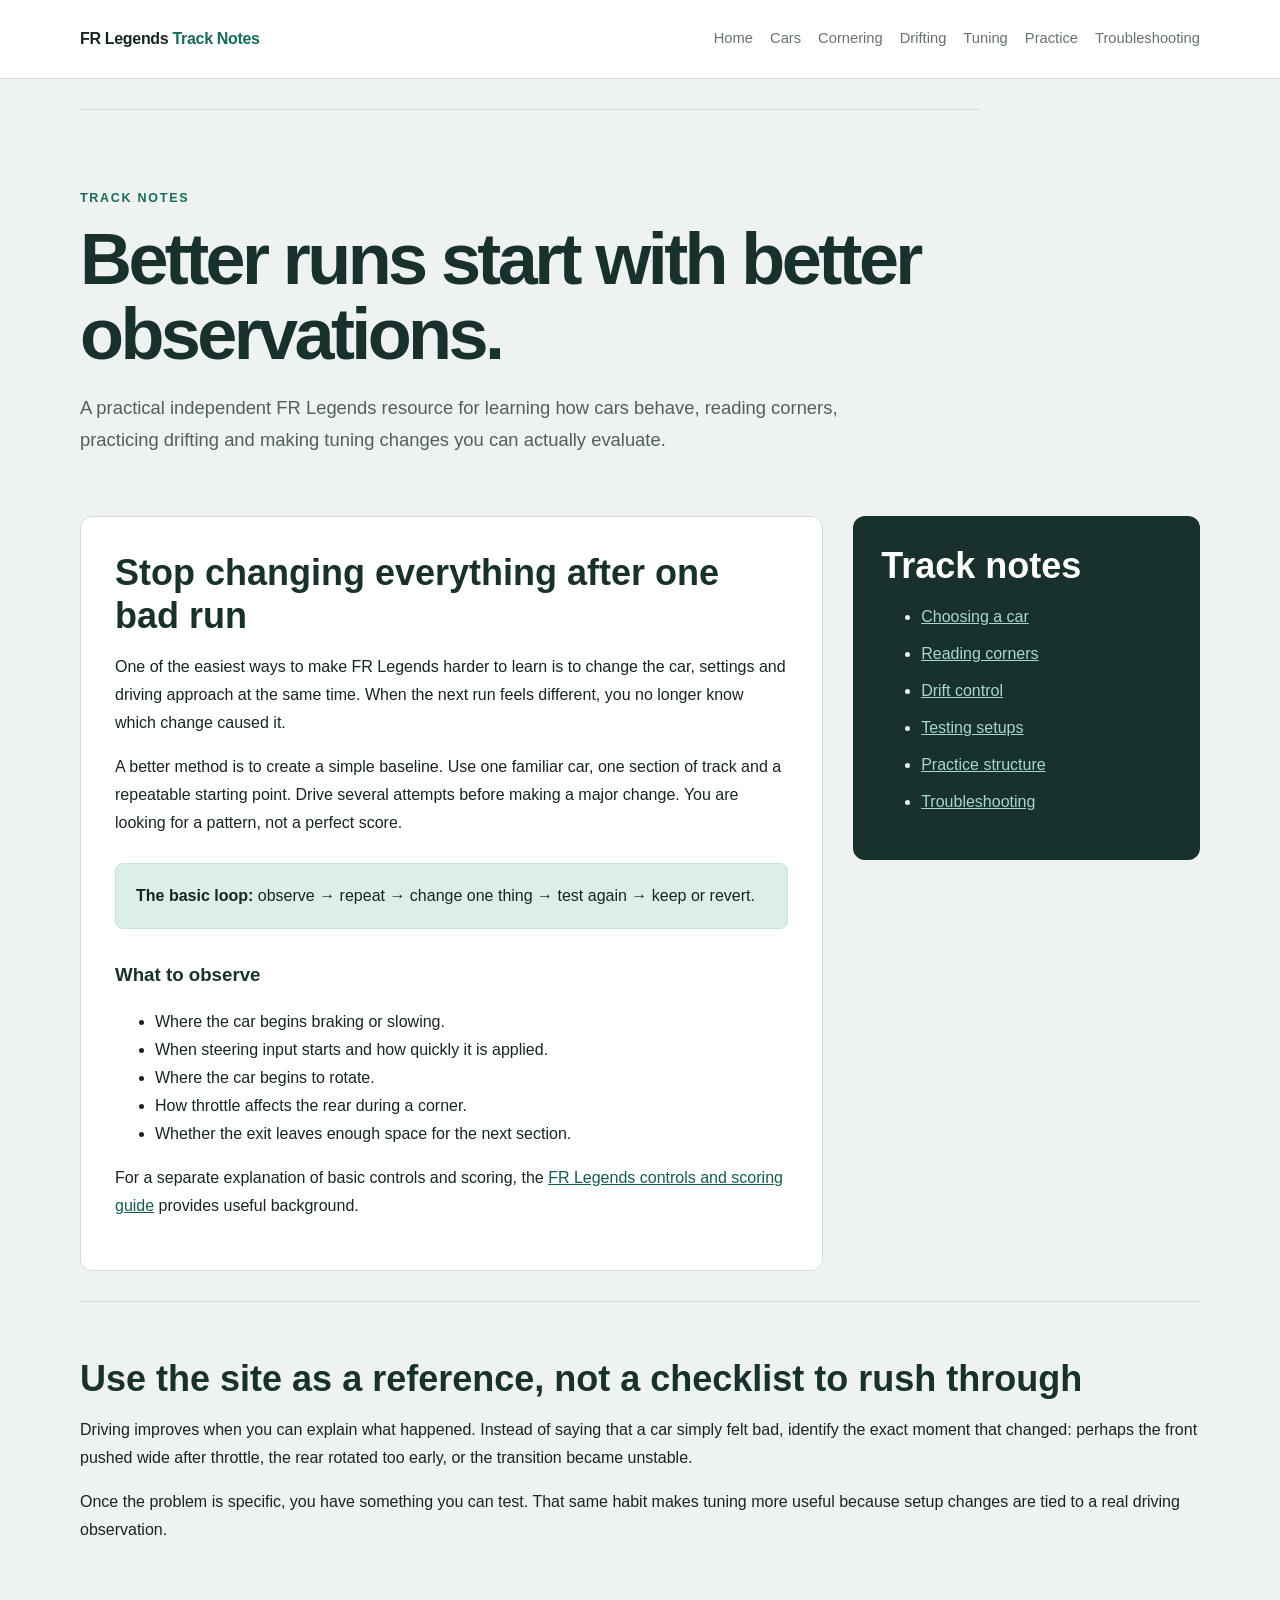
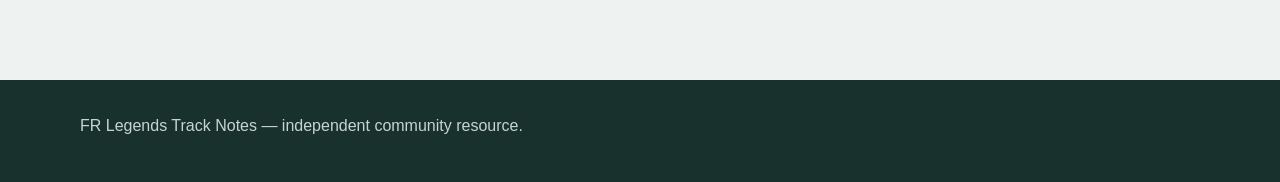
<file: index.html>
<!DOCTYPE html>
<html lang="en">
<head>
    <meta charset="UTF-8">
    <meta name="viewport" content="width=device-width, initial-scale=1.0">
    <meta name="google-site-verification" content="u-TwmvH10LnEsygT5TwrPLXu54UPRJyyb6sR6a3IORY" />
    <meta name="yandex-verification" content="fc308b3c8528da82" />

    <title>FR Legends Track Notes: Driving, Tuning and Practice</title>
    <meta name="description" content="An independent FR Legends driving resource covering track lines, car choice, drifting, tuning, practice and troubleshooting.">

    <link rel="canonical" href="https://johnwrightt.github.io/fr-legends-track-notes/index.html">
    <link rel="stylesheet" href="style.css">
</head>

<body>
    <header>
        <div class="header-inner">
            <a class="brand" href="index.html">FR Legends <strong>Track Notes</strong></a>

            <nav aria-label="Main navigation">
                <a href="index.html">Home</a>
                <a href="cars.html">Cars</a>
                <a href="cornering.html">Cornering</a>
                <a href="drifting.html">Drifting</a>
                <a href="tuning.html">Tuning</a>
                <a href="practice.html">Practice</a>
                <a href="troubleshooting.html">Troubleshooting</a>
            </nav>
        </div>
    </header>

    <main>
        <section class="hero">
            <p class="label">Track notes</p>
            <h1>Better runs start with better observations.</h1>
            <p class="lead">A practical independent FR Legends resource for learning how cars behave, reading corners, practicing drifting and making tuning changes you can actually evaluate.</p>
        </section>

        
<div class="layout">
    <article class="card">
        <h2>Stop changing everything after one bad run</h2>
        <p>One of the easiest ways to make FR Legends harder to learn is to change the car, settings and driving approach at the same time. When the next run feels different, you no longer know which change caused it.</p>
        <p>A better method is to create a simple baseline. Use one familiar car, one section of track and a repeatable starting point. Drive several attempts before making a major change. You are looking for a pattern, not a perfect score.</p>

        <div class="notice">
            <strong>The basic loop:</strong> observe → repeat → change one thing → test again → keep or revert.
        </div>

        <h3>What to observe</h3>
        <ul>
            <li>Where the car begins braking or slowing.</li>
            <li>When steering input starts and how quickly it is applied.</li>
            <li>Where the car begins to rotate.</li>
            <li>How throttle affects the rear during a corner.</li>
            <li>Whether the exit leaves enough space for the next section.</li>
        </ul>

        <p>For a separate explanation of basic controls and scoring, the <a href="https://frlegendszone.com/fr-legends-controls-scoring-explained/">FR Legends controls and scoring guide</a> provides useful background.</p>
    </article>

    <aside class="sidebar">
        <h2>Track notes</h2>
        <ul>
            <li><a href="cars.html">Choosing a car</a></li>
            <li><a href="cornering.html">Reading corners</a></li>
            <li><a href="drifting.html">Drift control</a></li>
            <li><a href="tuning.html">Testing setups</a></li>
            <li><a href="practice.html">Practice structure</a></li>
            <li><a href="troubleshooting.html">Troubleshooting</a></li>
        </ul>
    </aside>
</div>

<section>
    <h2>Use the site as a reference, not a checklist to rush through</h2>
    <p>Driving improves when you can explain what happened. Instead of saying that a car simply felt bad, identify the exact moment that changed: perhaps the front pushed wide after throttle, the rear rotated too early, or the transition became unstable.</p>
    <p>Once the problem is specific, you have something you can test. That same habit makes tuning more useful because setup changes are tied to a real driving observation.</p>
</section>

    </main>

    <footer>
        <div class="footer-inner">
            FR Legends Track Notes — independent community resource.
        </div>
    </footer>
</body>
</html>
</file>
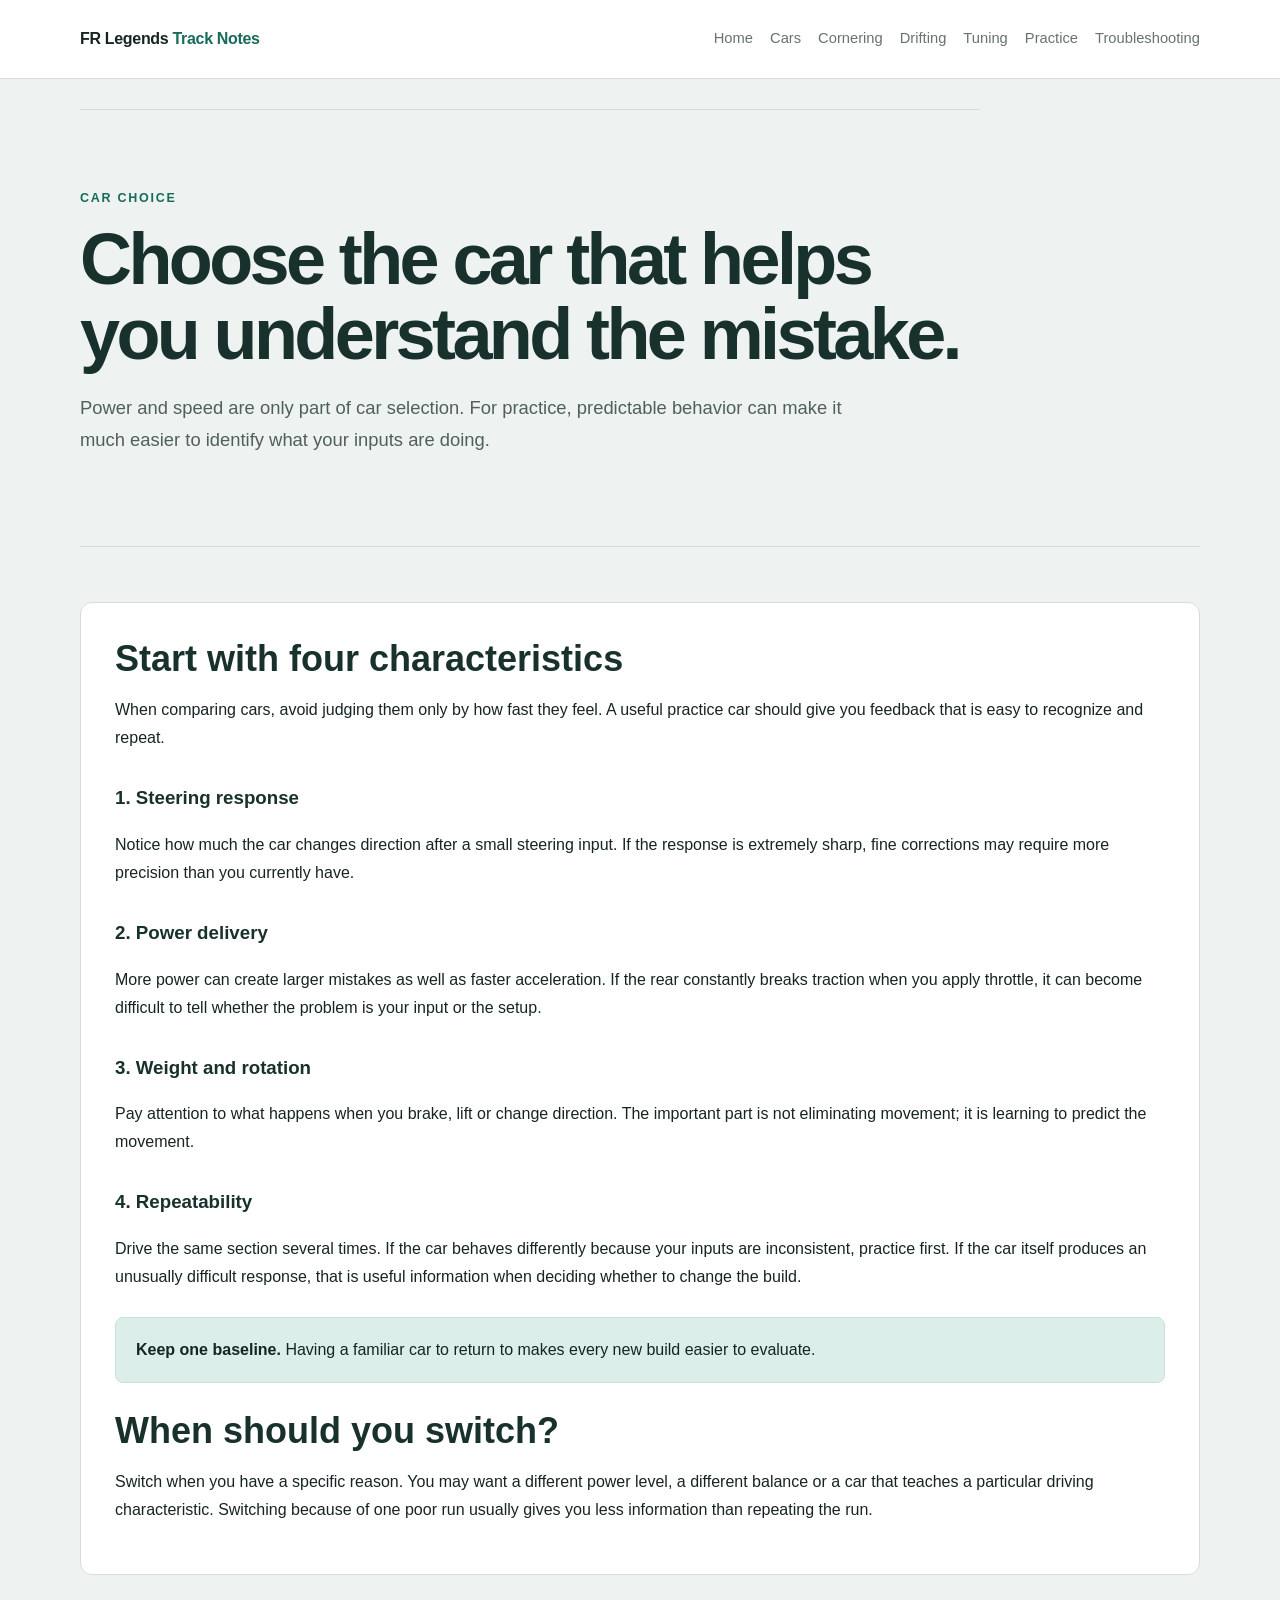
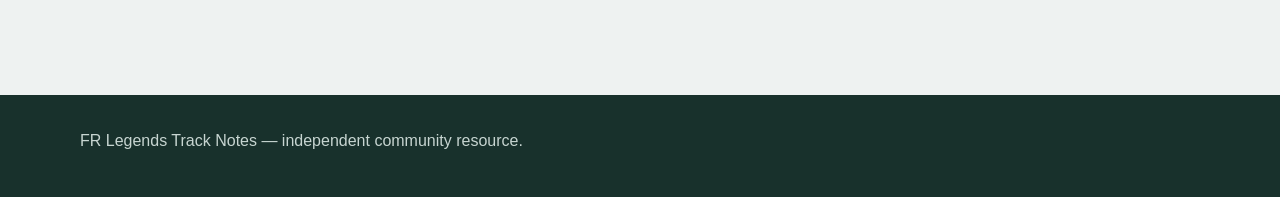
<file: cars.html>
<!DOCTYPE html>
<html lang="en">
<head>
    <meta charset="UTF-8">
    <meta name="viewport" content="width=device-width, initial-scale=1.0">

    <title>FR Legends Car Choice: Finding a Useful Practice Car</title>
    <meta name="description" content="A practical FR Legends guide to choosing a practice car by response, power delivery, balance and consistency.">

    <link rel="canonical" href="https://johnwrightt.github.io/fr-legends-track-notes/cars.html">
    <link rel="stylesheet" href="style.css">
</head>

<body>
    <header>
        <div class="header-inner">
            <a class="brand" href="index.html">FR Legends <strong>Track Notes</strong></a>

            <nav aria-label="Main navigation">
                <a href="index.html">Home</a>
                <a href="cars.html">Cars</a>
                <a href="cornering.html">Cornering</a>
                <a href="drifting.html">Drifting</a>
                <a href="tuning.html">Tuning</a>
                <a href="practice.html">Practice</a>
                <a href="troubleshooting.html">Troubleshooting</a>
            </nav>
        </div>
    </header>

    <main>
        <section class="hero">
            <p class="label">Car choice</p>
            <h1>Choose the car that helps you understand the mistake.</h1>
            <p class="lead">Power and speed are only part of car selection. For practice, predictable behavior can make it much easier to identify what your inputs are doing.</p>
        </section>

        
<section>
    <article class="card">
        <h2>Start with four characteristics</h2>
        <p>When comparing cars, avoid judging them only by how fast they feel. A useful practice car should give you feedback that is easy to recognize and repeat.</p>

        <h3>1. Steering response</h3>
        <p>Notice how much the car changes direction after a small steering input. If the response is extremely sharp, fine corrections may require more precision than you currently have.</p>

        <h3>2. Power delivery</h3>
        <p>More power can create larger mistakes as well as faster acceleration. If the rear constantly breaks traction when you apply throttle, it can become difficult to tell whether the problem is your input or the setup.</p>

        <h3>3. Weight and rotation</h3>
        <p>Pay attention to what happens when you brake, lift or change direction. The important part is not eliminating movement; it is learning to predict the movement.</p>

        <h3>4. Repeatability</h3>
        <p>Drive the same section several times. If the car behaves differently because your inputs are inconsistent, practice first. If the car itself produces an unusually difficult response, that is useful information when deciding whether to change the build.</p>

        <div class="notice">
            <strong>Keep one baseline.</strong> Having a familiar car to return to makes every new build easier to evaluate.
        </div>

        <h2>When should you switch?</h2>
        <p>Switch when you have a specific reason. You may want a different power level, a different balance or a car that teaches a particular driving characteristic. Switching because of one poor run usually gives you less information than repeating the run.</p>
    </article>
</section>

    </main>

    <footer>
        <div class="footer-inner">
            FR Legends Track Notes — independent community resource.
        </div>
    </footer>
</body>
</html>
</file>
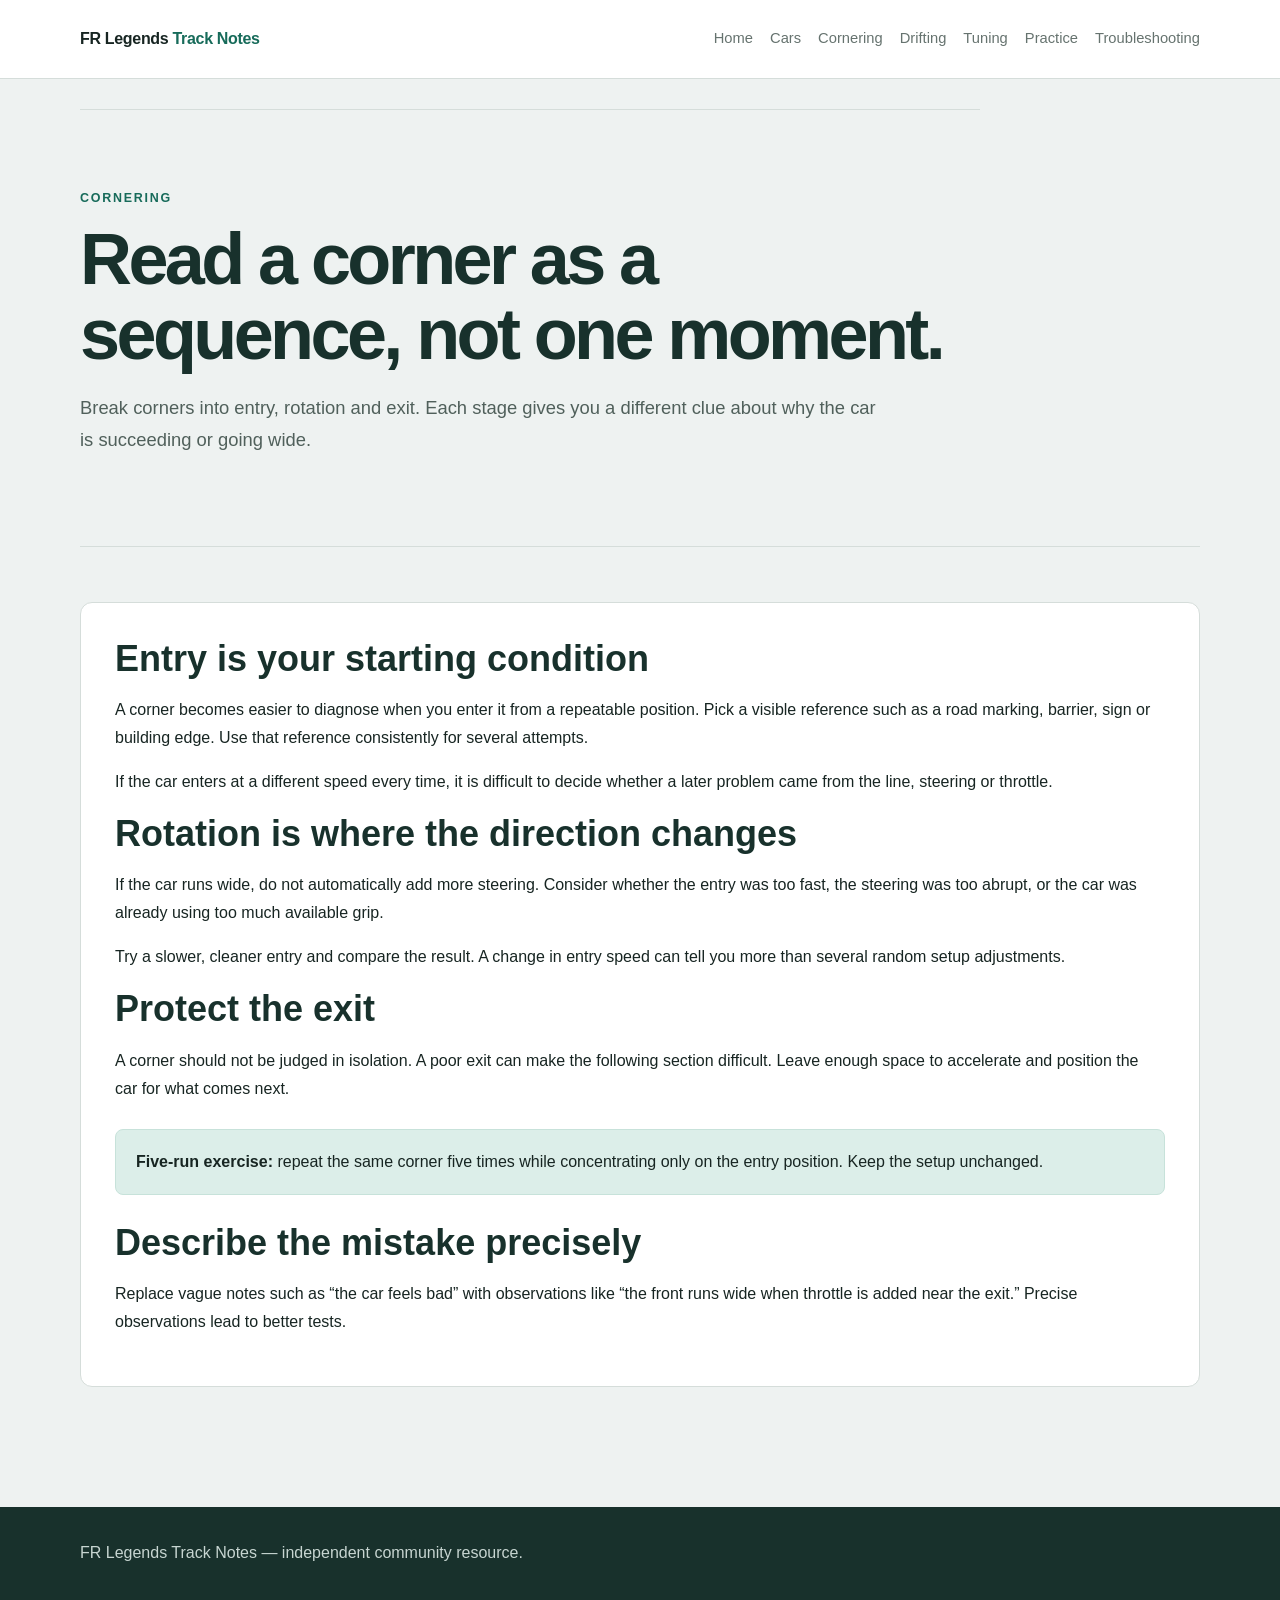
<file: cornering.html>
<!DOCTYPE html>
<html lang="en">
<head>
    <meta charset="UTF-8">
    <meta name="viewport" content="width=device-width, initial-scale=1.0">

    <title>FR Legends Cornering Lines: Entry, Rotation and Exit</title>
    <meta name="description" content="A detailed FR Legends cornering guide covering reference points, entry speed, rotation, apex positioning and exits.">

    <link rel="canonical" href="https://johnwrightt.github.io/fr-legends-track-notes/cornering.html">
    <link rel="stylesheet" href="style.css">
</head>

<body>
    <header>
        <div class="header-inner">
            <a class="brand" href="index.html">FR Legends <strong>Track Notes</strong></a>

            <nav aria-label="Main navigation">
                <a href="index.html">Home</a>
                <a href="cars.html">Cars</a>
                <a href="cornering.html">Cornering</a>
                <a href="drifting.html">Drifting</a>
                <a href="tuning.html">Tuning</a>
                <a href="practice.html">Practice</a>
                <a href="troubleshooting.html">Troubleshooting</a>
            </nav>
        </div>
    </header>

    <main>
        <section class="hero">
            <p class="label">Cornering</p>
            <h1>Read a corner as a sequence, not one moment.</h1>
            <p class="lead">Break corners into entry, rotation and exit. Each stage gives you a different clue about why the car is succeeding or going wide.</p>
        </section>

        
<section>
    <article class="card">
        <h2>Entry is your starting condition</h2>
        <p>A corner becomes easier to diagnose when you enter it from a repeatable position. Pick a visible reference such as a road marking, barrier, sign or building edge. Use that reference consistently for several attempts.</p>
        <p>If the car enters at a different speed every time, it is difficult to decide whether a later problem came from the line, steering or throttle.</p>

        <h2>Rotation is where the direction changes</h2>
        <p>If the car runs wide, do not automatically add more steering. Consider whether the entry was too fast, the steering was too abrupt, or the car was already using too much available grip.</p>
        <p>Try a slower, cleaner entry and compare the result. A change in entry speed can tell you more than several random setup adjustments.</p>

        <h2>Protect the exit</h2>
        <p>A corner should not be judged in isolation. A poor exit can make the following section difficult. Leave enough space to accelerate and position the car for what comes next.</p>

        <div class="notice">
            <strong>Five-run exercise:</strong> repeat the same corner five times while concentrating only on the entry position. Keep the setup unchanged.
        </div>

        <h2>Describe the mistake precisely</h2>
        <p>Replace vague notes such as “the car feels bad” with observations like “the front runs wide when throttle is added near the exit.” Precise observations lead to better tests.</p>
    </article>
</section>

    </main>

    <footer>
        <div class="footer-inner">
            FR Legends Track Notes — independent community resource.
        </div>
    </footer>
</body>
</html>
</file>
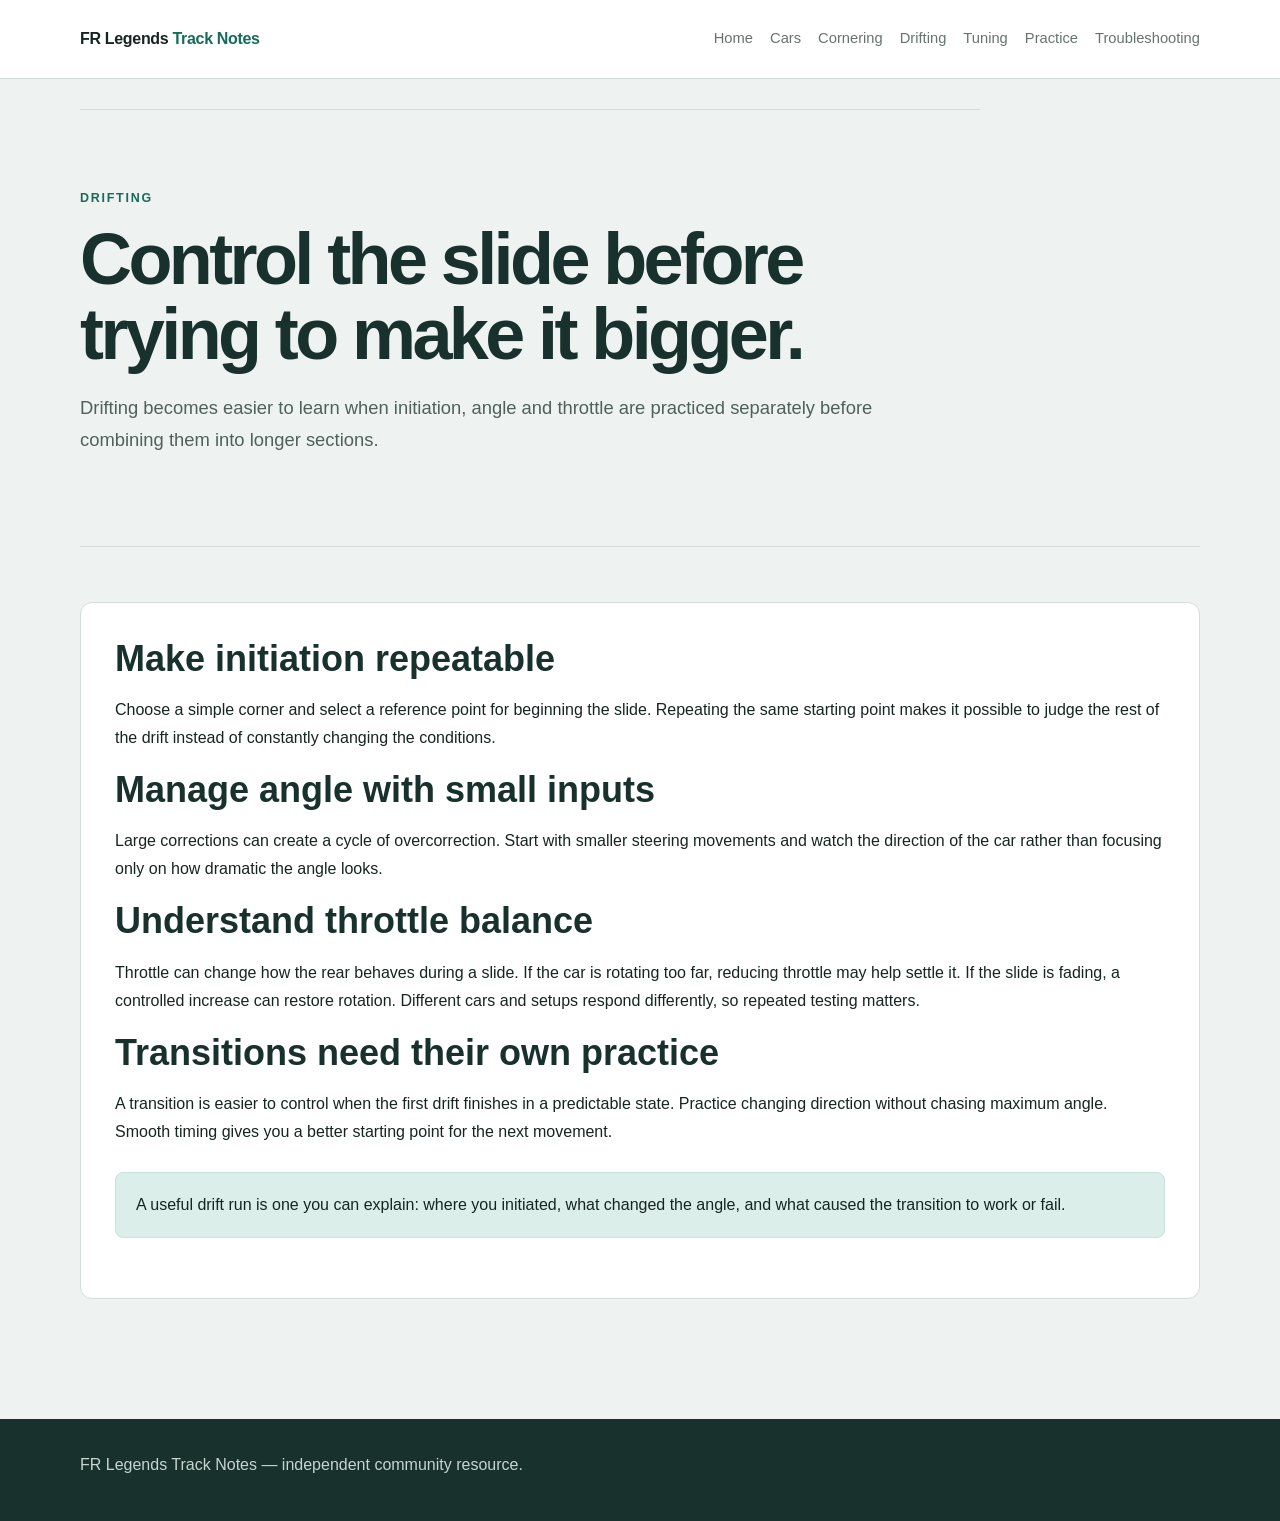
<file: drifting.html>
<!DOCTYPE html>
<html lang="en">
<head>
    <meta charset="UTF-8">
    <meta name="viewport" content="width=device-width, initial-scale=1.0">

    <title>FR Legends Drifting Guide: Angle, Throttle and Transitions</title>
    <meta name="description" content="A practical FR Legends drifting guide covering initiation, angle control, throttle balance and transitions.">

    <link rel="canonical" href="https://johnwrightt.github.io/fr-legends-track-notes/drifting.html">
    <link rel="stylesheet" href="style.css">
</head>

<body>
    <header>
        <div class="header-inner">
            <a class="brand" href="index.html">FR Legends <strong>Track Notes</strong></a>

            <nav aria-label="Main navigation">
                <a href="index.html">Home</a>
                <a href="cars.html">Cars</a>
                <a href="cornering.html">Cornering</a>
                <a href="drifting.html">Drifting</a>
                <a href="tuning.html">Tuning</a>
                <a href="practice.html">Practice</a>
                <a href="troubleshooting.html">Troubleshooting</a>
            </nav>
        </div>
    </header>

    <main>
        <section class="hero">
            <p class="label">Drifting</p>
            <h1>Control the slide before trying to make it bigger.</h1>
            <p class="lead">Drifting becomes easier to learn when initiation, angle and throttle are practiced separately before combining them into longer sections.</p>
        </section>

        
<section>
    <article class="card">
        <h2>Make initiation repeatable</h2>
        <p>Choose a simple corner and select a reference point for beginning the slide. Repeating the same starting point makes it possible to judge the rest of the drift instead of constantly changing the conditions.</p>

        <h2>Manage angle with small inputs</h2>
        <p>Large corrections can create a cycle of overcorrection. Start with smaller steering movements and watch the direction of the car rather than focusing only on how dramatic the angle looks.</p>

        <h2>Understand throttle balance</h2>
        <p>Throttle can change how the rear behaves during a slide. If the car is rotating too far, reducing throttle may help settle it. If the slide is fading, a controlled increase can restore rotation. Different cars and setups respond differently, so repeated testing matters.</p>

        <h2>Transitions need their own practice</h2>
        <p>A transition is easier to control when the first drift finishes in a predictable state. Practice changing direction without chasing maximum angle. Smooth timing gives you a better starting point for the next movement.</p>

        <div class="notice">
            A useful drift run is one you can explain: where you initiated, what changed the angle, and what caused the transition to work or fail.
        </div>
    </article>
</section>

    </main>

    <footer>
        <div class="footer-inner">
            FR Legends Track Notes — independent community resource.
        </div>
    </footer>
</body>
</html>
</file>
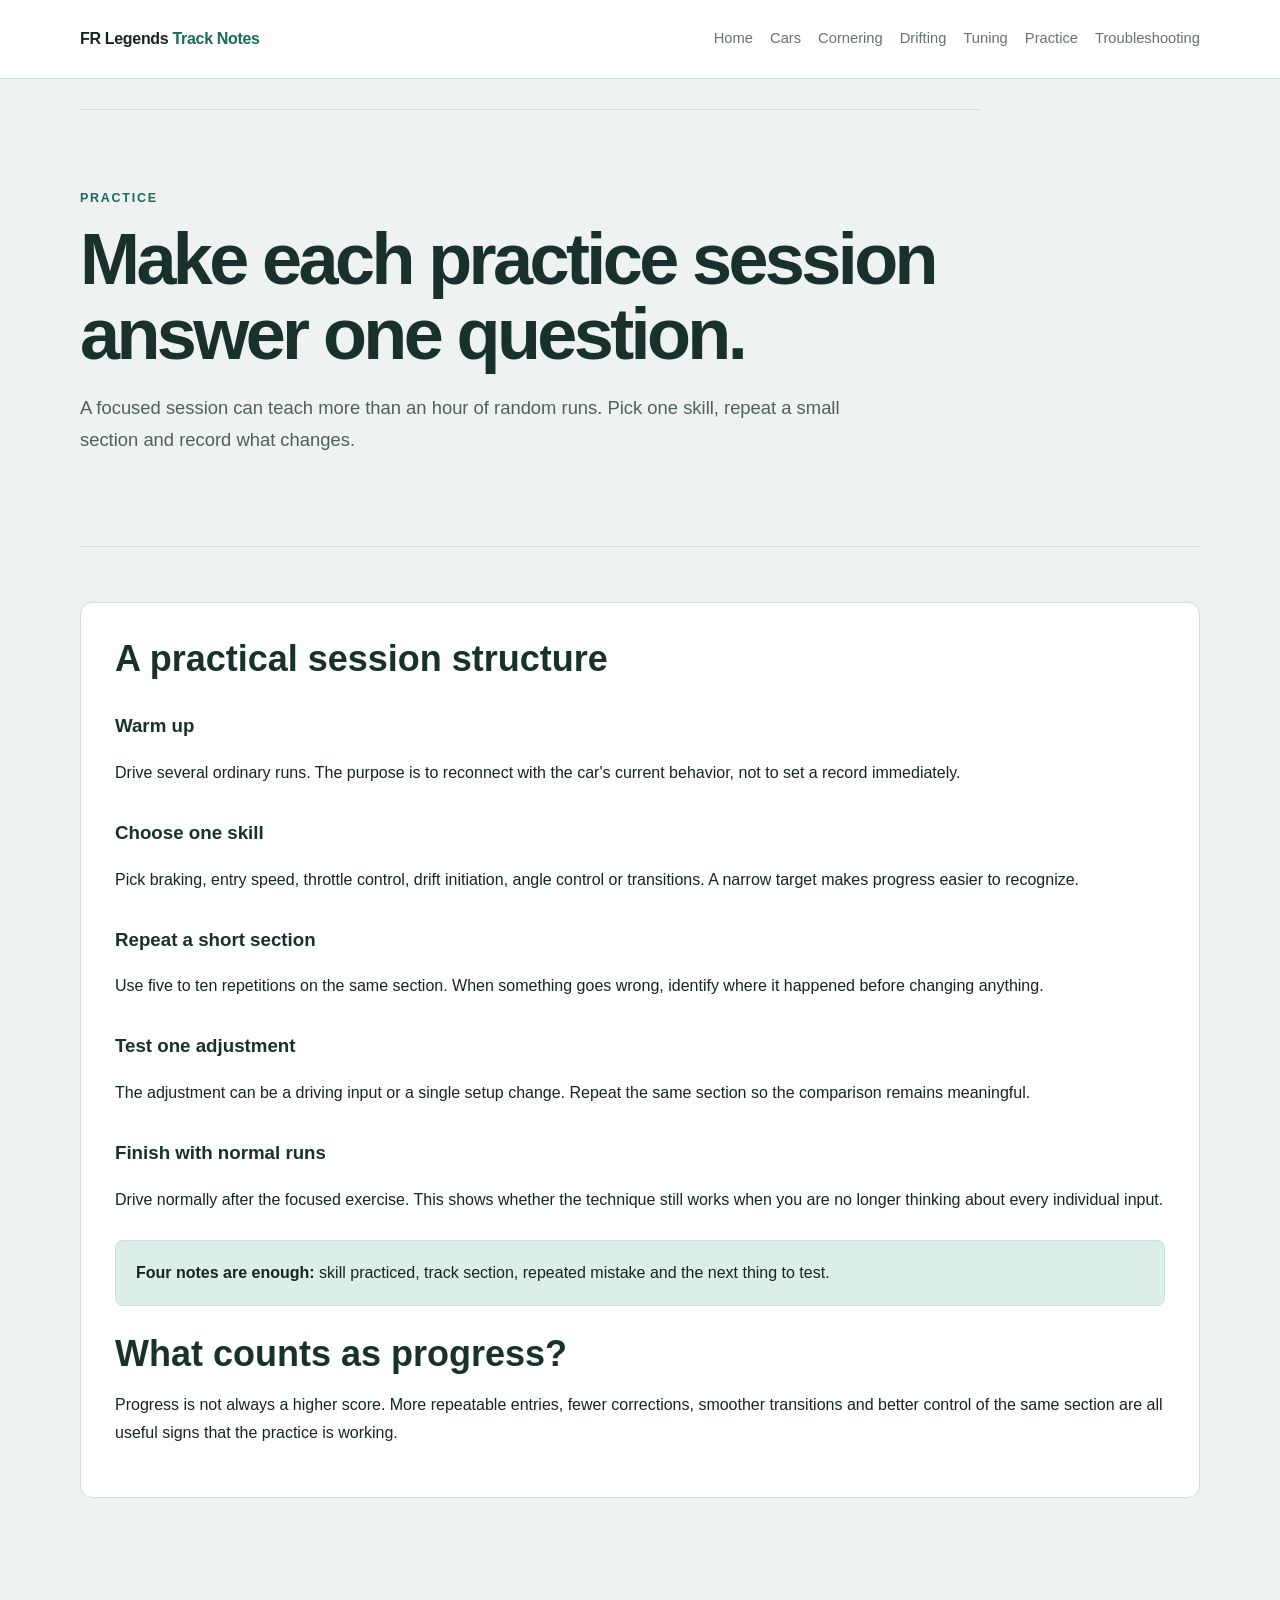
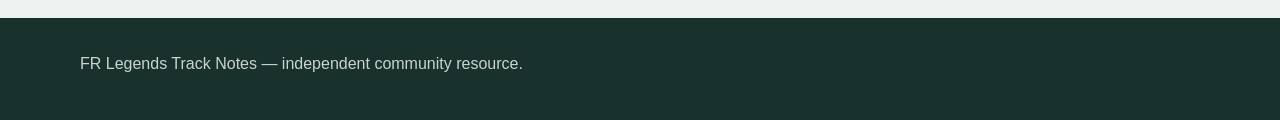
<file: practice.html>
<!DOCTYPE html>
<html lang="en">
<head>
    <meta charset="UTF-8">
    <meta name="viewport" content="width=device-width, initial-scale=1.0">

    <title>FR Legends Practice Routine: A Focused Training Method</title>
    <meta name="description" content="A structured FR Legends practice routine for improving braking, cornering, throttle control, drifting and consistency.">

    <link rel="canonical" href="https://johnwrightt.github.io/fr-legends-track-notes/practice.html">
    <link rel="stylesheet" href="style.css">
</head>

<body>
    <header>
        <div class="header-inner">
            <a class="brand" href="index.html">FR Legends <strong>Track Notes</strong></a>

            <nav aria-label="Main navigation">
                <a href="index.html">Home</a>
                <a href="cars.html">Cars</a>
                <a href="cornering.html">Cornering</a>
                <a href="drifting.html">Drifting</a>
                <a href="tuning.html">Tuning</a>
                <a href="practice.html">Practice</a>
                <a href="troubleshooting.html">Troubleshooting</a>
            </nav>
        </div>
    </header>

    <main>
        <section class="hero">
            <p class="label">Practice</p>
            <h1>Make each practice session answer one question.</h1>
            <p class="lead">A focused session can teach more than an hour of random runs. Pick one skill, repeat a small section and record what changes.</p>
        </section>

        
<section>
    <article class="card">
        <h2>A practical session structure</h2>

        <h3>Warm up</h3>
        <p>Drive several ordinary runs. The purpose is to reconnect with the car's current behavior, not to set a record immediately.</p>

        <h3>Choose one skill</h3>
        <p>Pick braking, entry speed, throttle control, drift initiation, angle control or transitions. A narrow target makes progress easier to recognize.</p>

        <h3>Repeat a short section</h3>
        <p>Use five to ten repetitions on the same section. When something goes wrong, identify where it happened before changing anything.</p>

        <h3>Test one adjustment</h3>
        <p>The adjustment can be a driving input or a single setup change. Repeat the same section so the comparison remains meaningful.</p>

        <h3>Finish with normal runs</h3>
        <p>Drive normally after the focused exercise. This shows whether the technique still works when you are no longer thinking about every individual input.</p>

        <div class="notice">
            <strong>Four notes are enough:</strong> skill practiced, track section, repeated mistake and the next thing to test.
        </div>

        <h2>What counts as progress?</h2>
        <p>Progress is not always a higher score. More repeatable entries, fewer corrections, smoother transitions and better control of the same section are all useful signs that the practice is working.</p>
    </article>
</section>

    </main>

    <footer>
        <div class="footer-inner">
            FR Legends Track Notes — independent community resource.
        </div>
    </footer>
</body>
</html>
</file>
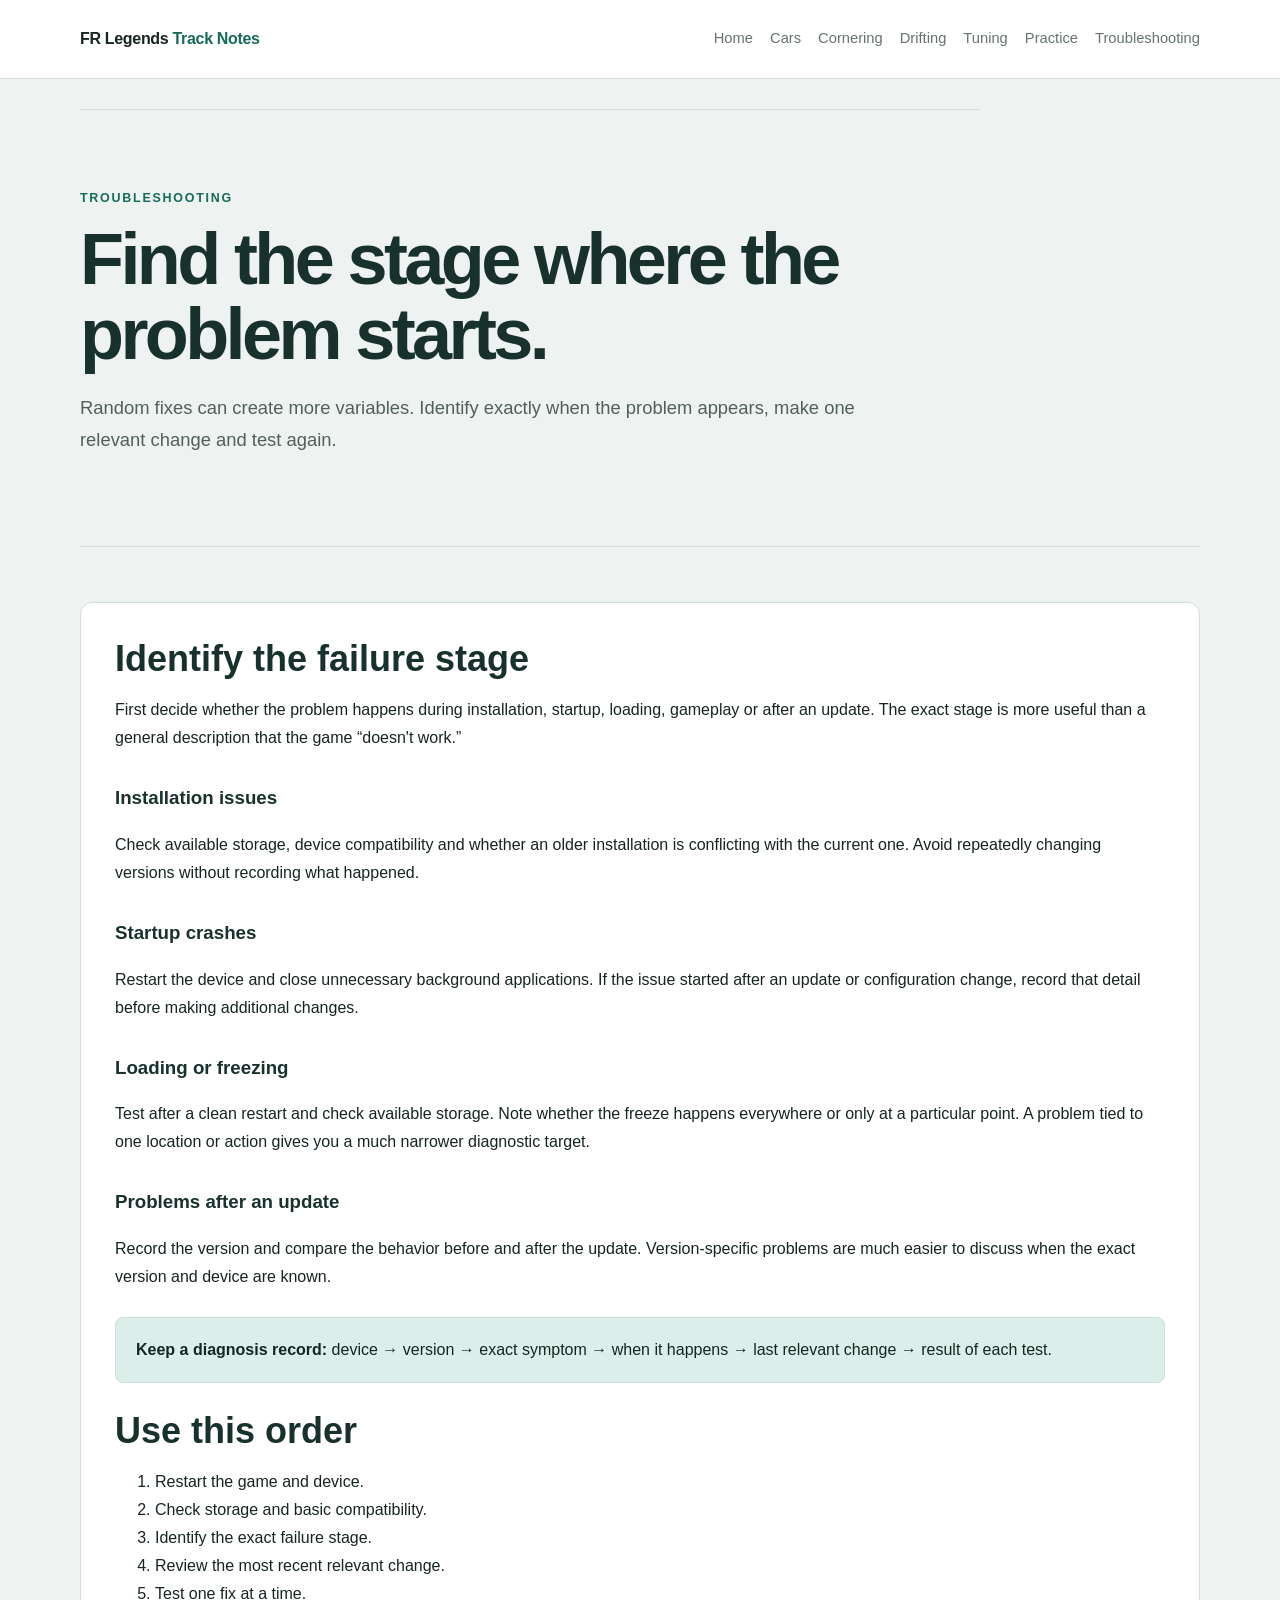
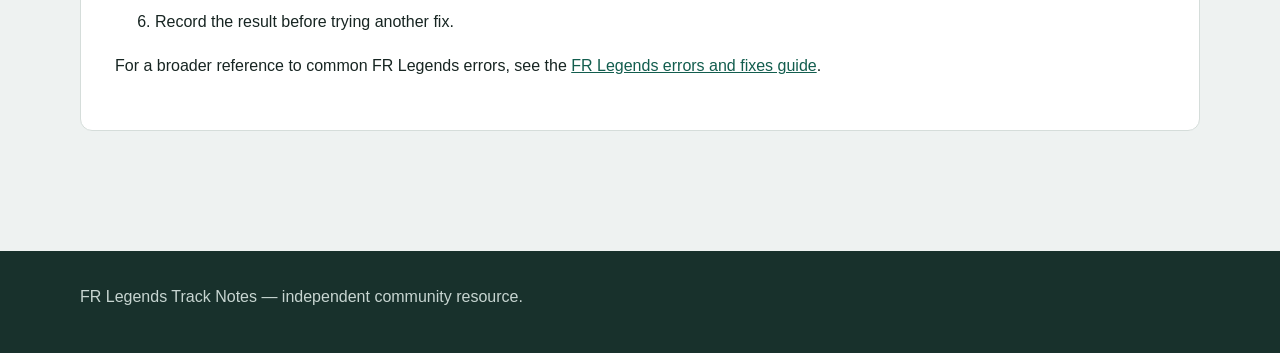
<file: troubleshooting.html>
<!DOCTYPE html>
<html lang="en">
<head>
    <meta charset="UTF-8">
    <meta name="viewport" content="width=device-width, initial-scale=1.0">

    <title>FR Legends Troubleshooting: Find the Problem First</title>
    <meta name="description" content="A detailed FR Legends troubleshooting guide covering installation, startup, loading, updates and practical diagnosis steps.">

    <link rel="canonical" href="https://johnwrightt.github.io/fr-legends-track-notes/troubleshooting.html">
    <link rel="stylesheet" href="style.css">
</head>

<body>
    <header>
        <div class="header-inner">
            <a class="brand" href="index.html">FR Legends <strong>Track Notes</strong></a>

            <nav aria-label="Main navigation">
                <a href="index.html">Home</a>
                <a href="cars.html">Cars</a>
                <a href="cornering.html">Cornering</a>
                <a href="drifting.html">Drifting</a>
                <a href="tuning.html">Tuning</a>
                <a href="practice.html">Practice</a>
                <a href="troubleshooting.html">Troubleshooting</a>
            </nav>
        </div>
    </header>

    <main>
        <section class="hero">
            <p class="label">Troubleshooting</p>
            <h1>Find the stage where the problem starts.</h1>
            <p class="lead">Random fixes can create more variables. Identify exactly when the problem appears, make one relevant change and test again.</p>
        </section>

        
<section>
    <article class="card">
        <h2>Identify the failure stage</h2>
        <p>First decide whether the problem happens during installation, startup, loading, gameplay or after an update. The exact stage is more useful than a general description that the game “doesn't work.”</p>

        <h3>Installation issues</h3>
        <p>Check available storage, device compatibility and whether an older installation is conflicting with the current one. Avoid repeatedly changing versions without recording what happened.</p>

        <h3>Startup crashes</h3>
        <p>Restart the device and close unnecessary background applications. If the issue started after an update or configuration change, record that detail before making additional changes.</p>

        <h3>Loading or freezing</h3>
        <p>Test after a clean restart and check available storage. Note whether the freeze happens everywhere or only at a particular point. A problem tied to one location or action gives you a much narrower diagnostic target.</p>

        <h3>Problems after an update</h3>
        <p>Record the version and compare the behavior before and after the update. Version-specific problems are much easier to discuss when the exact version and device are known.</p>

        <div class="notice">
            <strong>Keep a diagnosis record:</strong> device → version → exact symptom → when it happens → last relevant change → result of each test.
        </div>

        <h2>Use this order</h2>
        <ol>
            <li>Restart the game and device.</li>
            <li>Check storage and basic compatibility.</li>
            <li>Identify the exact failure stage.</li>
            <li>Review the most recent relevant change.</li>
            <li>Test one fix at a time.</li>
            <li>Record the result before trying another fix.</li>
        </ol>

        <p>For a broader reference to common FR Legends errors, see the <a href="https://frlegendszone.com/fr-legends-errors-fix/">FR Legends errors and fixes guide</a>.</p>
    </article>
</section>

    </main>

    <footer>
        <div class="footer-inner">
            FR Legends Track Notes — independent community resource.
        </div>
    </footer>
</body>
</html>
</file>
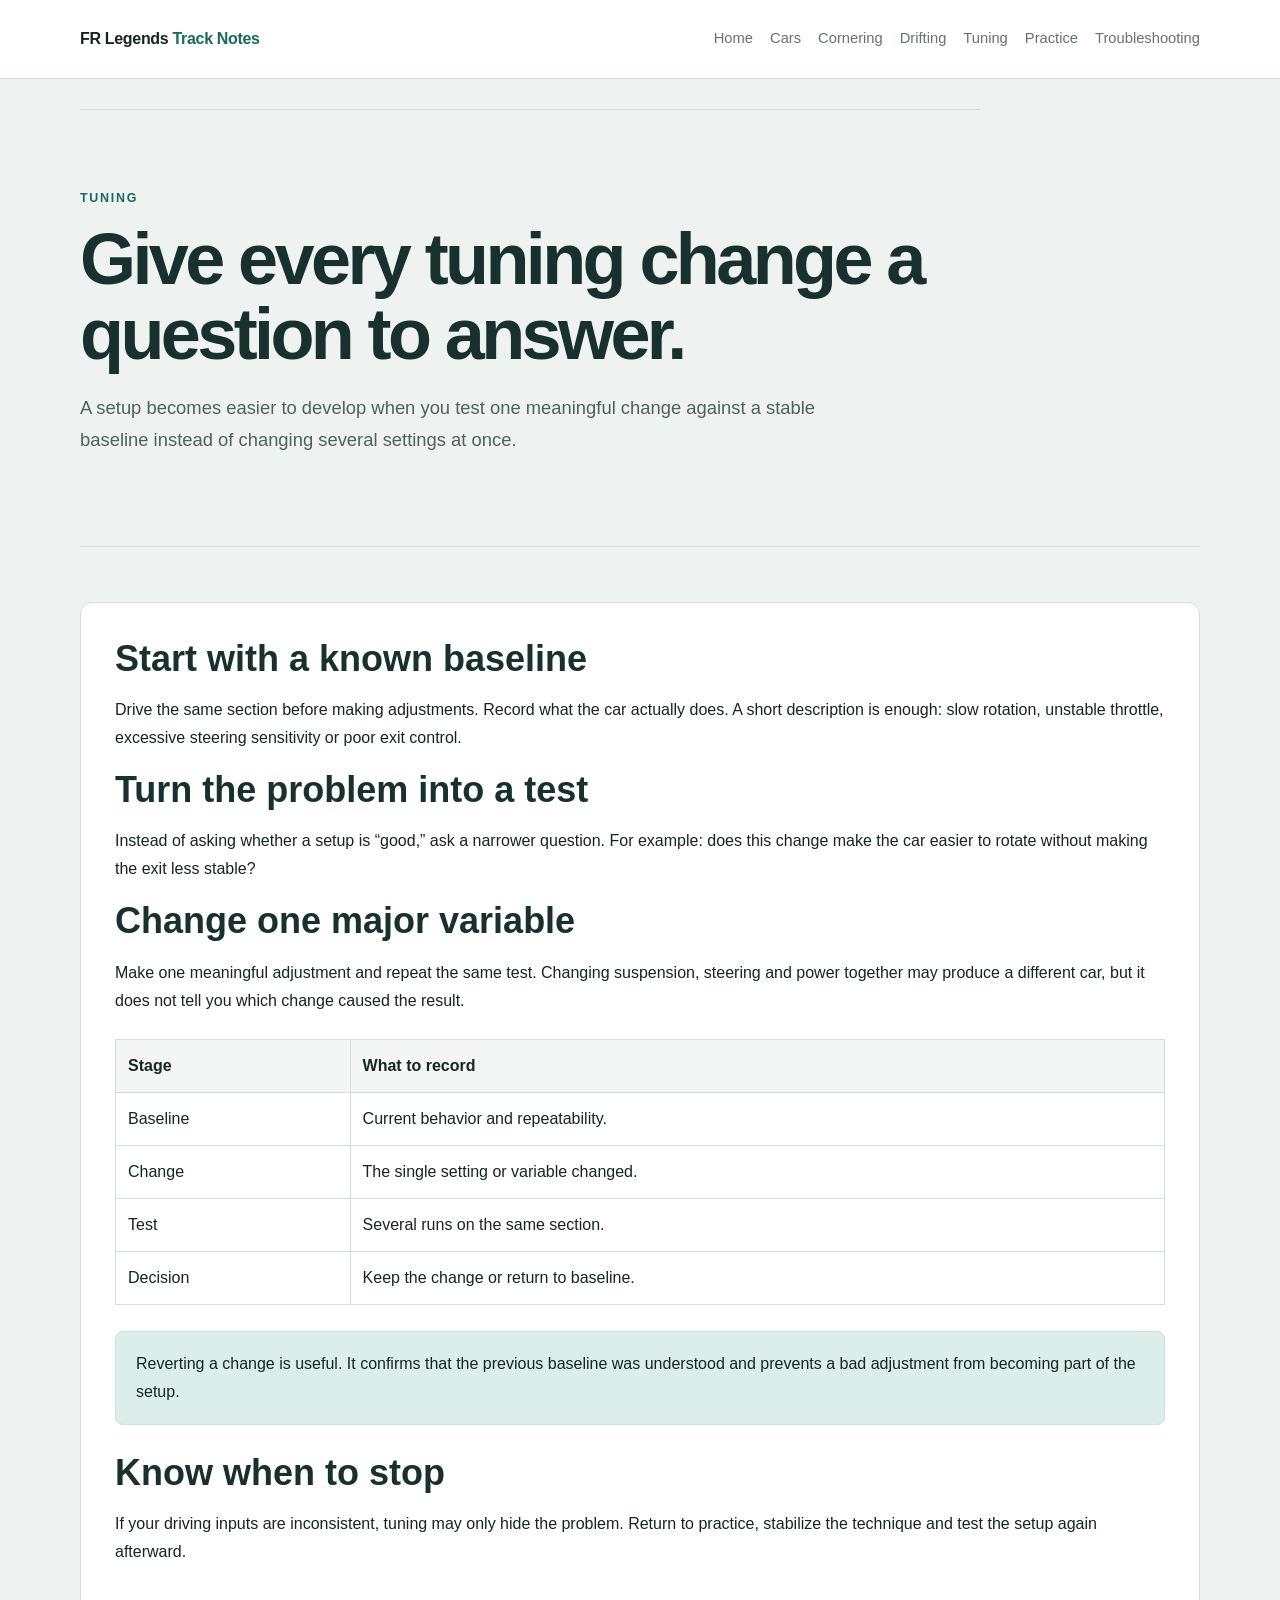
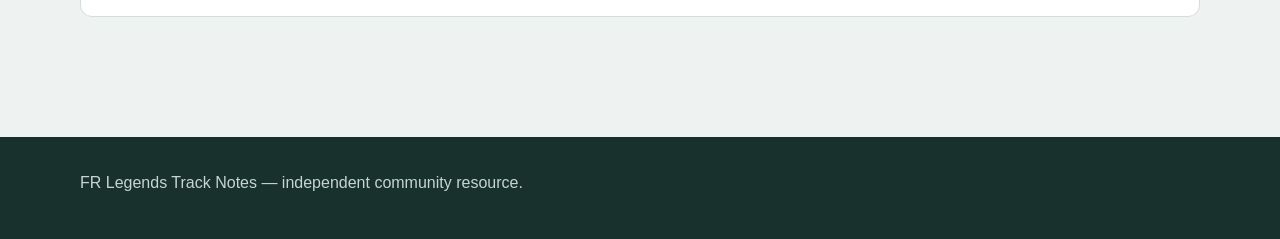
<file: tuning.html>
<!DOCTYPE html>
<html lang="en">
<head>
    <meta charset="UTF-8">
    <meta name="viewport" content="width=device-width, initial-scale=1.0">

    <title>FR Legends Tuning Method: How to Test Setup Changes</title>
    <meta name="description" content="A detailed FR Legends tuning method for creating a baseline, changing one variable and evaluating setup changes.">

    <link rel="canonical" href="https://johnwrightt.github.io/fr-legends-track-notes/tuning.html">
    <link rel="stylesheet" href="style.css">
</head>

<body>
    <header>
        <div class="header-inner">
            <a class="brand" href="index.html">FR Legends <strong>Track Notes</strong></a>

            <nav aria-label="Main navigation">
                <a href="index.html">Home</a>
                <a href="cars.html">Cars</a>
                <a href="cornering.html">Cornering</a>
                <a href="drifting.html">Drifting</a>
                <a href="tuning.html">Tuning</a>
                <a href="practice.html">Practice</a>
                <a href="troubleshooting.html">Troubleshooting</a>
            </nav>
        </div>
    </header>

    <main>
        <section class="hero">
            <p class="label">Tuning</p>
            <h1>Give every tuning change a question to answer.</h1>
            <p class="lead">A setup becomes easier to develop when you test one meaningful change against a stable baseline instead of changing several settings at once.</p>
        </section>

        
<section>
    <article class="card">
        <h2>Start with a known baseline</h2>
        <p>Drive the same section before making adjustments. Record what the car actually does. A short description is enough: slow rotation, unstable throttle, excessive steering sensitivity or poor exit control.</p>

        <h2>Turn the problem into a test</h2>
        <p>Instead of asking whether a setup is “good,” ask a narrower question. For example: does this change make the car easier to rotate without making the exit less stable?</p>

        <h2>Change one major variable</h2>
        <p>Make one meaningful adjustment and repeat the same test. Changing suspension, steering and power together may produce a different car, but it does not tell you which change caused the result.</p>

        <table>
            <thead>
                <tr>
                    <th>Stage</th>
                    <th>What to record</th>
                </tr>
            </thead>
            <tbody>
                <tr>
                    <td>Baseline</td>
                    <td>Current behavior and repeatability.</td>
                </tr>
                <tr>
                    <td>Change</td>
                    <td>The single setting or variable changed.</td>
                </tr>
                <tr>
                    <td>Test</td>
                    <td>Several runs on the same section.</td>
                </tr>
                <tr>
                    <td>Decision</td>
                    <td>Keep the change or return to baseline.</td>
                </tr>
            </tbody>
        </table>

        <div class="notice">
            Reverting a change is useful. It confirms that the previous baseline was understood and prevents a bad adjustment from becoming part of the setup.
        </div>

        <h2>Know when to stop</h2>
        <p>If your driving inputs are inconsistent, tuning may only hide the problem. Return to practice, stabilize the technique and test the setup again afterward.</p>
    </article>
</section>

    </main>

    <footer>
        <div class="footer-inner">
            FR Legends Track Notes — independent community resource.
        </div>
    </footer>
</body>
</html>
</file>
<file: style.css>
* {
    box-sizing: border-box;
}

:root {
    --bg: #eef2f1;
    --surface: #ffffff;
    --ink: #172522;
    --muted: #66736f;
    --line: #d5ddda;
    --accent: #176b5a;
    --accent-light: #dceee9;
    --dark: #18312c;
}

body {
    margin: 0;
    background: var(--bg);
    color: var(--ink);
    font-family: Arial, Helvetica, sans-serif;
    line-height: 1.75;
}

a {
    color: #125d4e;
}

header {
    background: var(--surface);
    border-bottom: 1px solid var(--line);
}

.header-inner,
main,
.footer-inner {
    width: min(1120px, calc(100% - 40px));
    margin: 0 auto;
}

.header-inner {
    min-height: 78px;
    display: flex;
    align-items: center;
    justify-content: space-between;
    gap: 25px;
}

.brand {
    color: var(--ink);
    text-decoration: none;
    font-weight: 800;
    letter-spacing: -0.02em;
}

.brand strong {
    color: var(--accent);
}

nav {
    display: flex;
    flex-wrap: wrap;
    gap: 17px;
}

nav a {
    color: var(--muted);
    text-decoration: none;
    font-size: 0.92rem;
}

nav a:hover {
    color: var(--accent);
}

.hero {
    padding: 78px 0 60px;
    max-width: 900px;
}

.label {
    margin: 0 0 12px;
    color: var(--accent);
    font-size: 0.78rem;
    font-weight: 800;
    letter-spacing: 0.14em;
    text-transform: uppercase;
}

h1 {
    margin: 0 0 20px;
    color: var(--dark);
    font-size: clamp(2.4rem, 6vw, 4.5rem);
    line-height: 1.04;
    letter-spacing: -0.05em;
}

h2 {
    margin: 0 0 15px;
    color: var(--dark);
    font-size: clamp(1.55rem, 3vw, 2.25rem);
    line-height: 1.2;
}

h3 {
    margin: 30px 0 9px;
    color: var(--dark);
}

.lead {
    margin: 0;
    max-width: 800px;
    color: #50605b;
    font-size: 1.15rem;
}

.layout {
    display: grid;
    grid-template-columns: minmax(0, 1.5fr) minmax(250px, 0.7fr);
    gap: 30px;
    align-items: start;
}

.card {
    background: var(--surface);
    border: 1px solid var(--line);
    border-radius: 12px;
    padding: 34px;
}

.sidebar {
    background: var(--dark);
    color: #e8efed;
    border-radius: 12px;
    padding: 28px;
}

.sidebar h2 {
    color: #ffffff;
}

.sidebar a {
    color: #a8d7cb;
}

.sidebar li {
    margin: 9px 0;
}

.notice {
    margin: 26px 0;
    padding: 18px 20px;
    background: var(--accent-light);
    border: 1px solid #c7e2da;
    border-radius: 8px;
}

table {
    width: 100%;
    border-collapse: collapse;
    margin: 24px 0;
}

th,
td {
    padding: 12px;
    border: 1px solid var(--line);
    text-align: left;
    vertical-align: top;
}

th {
    background: #f3f6f5;
}

section {
    margin-top: 30px;
    padding: 55px 0;
    border-top: 1px solid var(--line);
}

footer {
    margin-top: 65px;
    background: var(--dark);
    color: #c7d5d1;
}

.footer-inner {
    padding: 32px 0 42px;
}

@media (max-width: 780px) {
    .header-inner {
        align-items: flex-start;
        flex-direction: column;
        padding: 20px 0;
    }

    .layout {
        grid-template-columns: 1fr;
    }

    .hero {
        padding-top: 52px;
    }

    .card,
    .sidebar {
        padding: 24px;
    }
}
</file>
